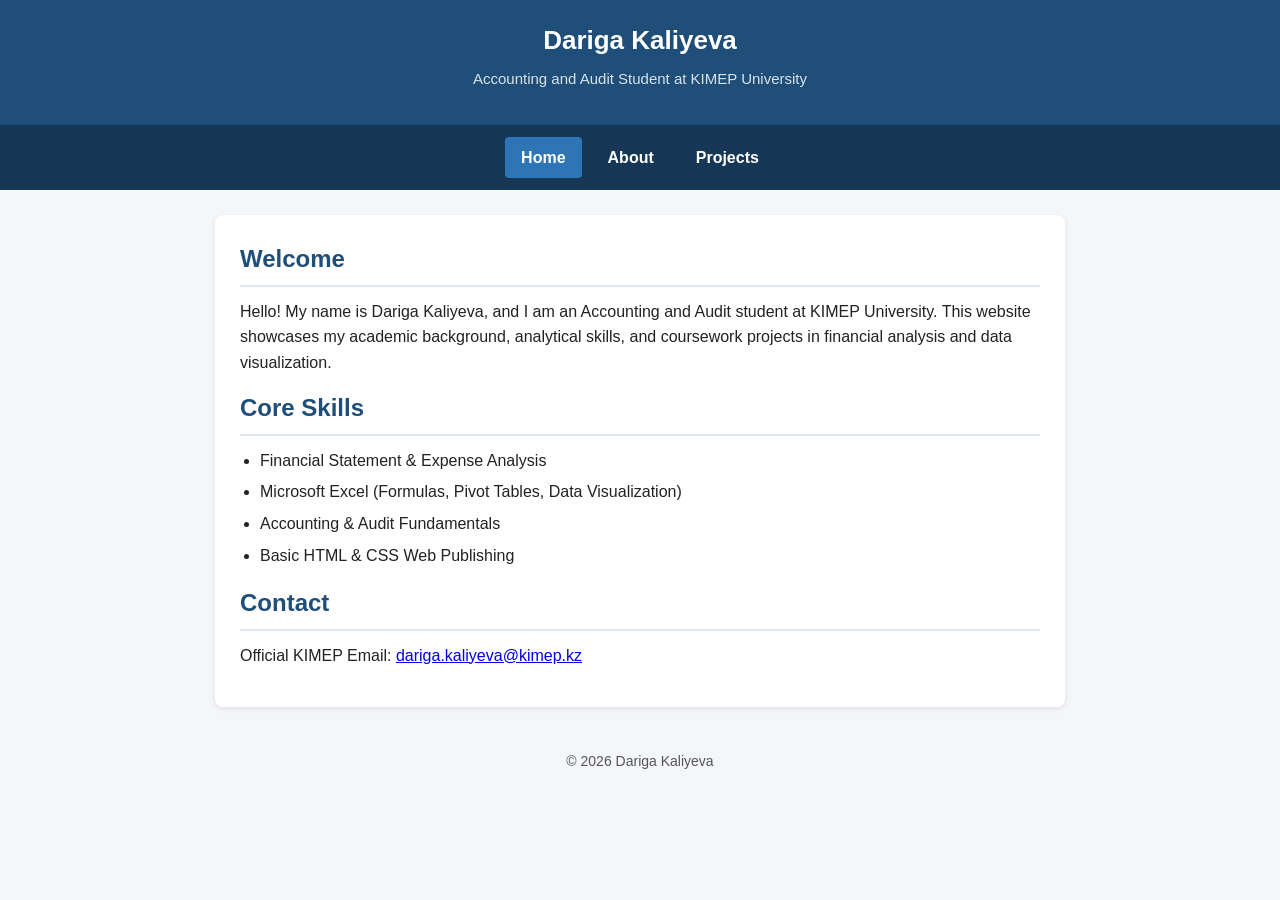
<file: index.html>
<!DOCTYPE html>
<html lang="en">
<head>
  <meta charset="UTF-8">
  <meta name="viewport" content="width=device-width, initial-scale=1.0">
  <title>Dariga Kaliyeva - Home</title>
  <link rel="stylesheet" href="style.css">
</head>
<body>
  <header>
    <h1>Dariga Kaliyeva</h1>
    <p>Accounting and Audit Student at KIMEP University</p>
  </header>

  <nav>
    <a href="index.html" class="active">Home</a>
    <a href="about.html">About</a>
    <a href="projects.html">Projects</a>
  </nav>

  <main>
    <h2>Welcome</h2>
    <p>Hello! My name is Dariga Kaliyeva, and I am an Accounting and Audit student at KIMEP University. This website showcases my academic background, analytical skills, and coursework projects in financial analysis and data visualization.</p>

    <h2>Core Skills</h2>
    <ul>
      <li>Financial Statement &amp; Expense Analysis</li>
      <li>Microsoft Excel (Formulas, Pivot Tables, Data Visualization)</li>
      <li>Accounting &amp; Audit Fundamentals</li>
      <li>Basic HTML &amp; CSS Web Publishing</li>
    </ul>

    <h2>Contact</h2>
    <p>Official KIMEP Email: <a href="mailto:dariga.kaliyeva@kimep.kz">dariga.kaliyeva@kimep.kz</a></p>
  </main>

  <footer>
    <p>&copy; 2026 Dariga Kaliyeva</p>
  </footer>
</body>
</html>
</file>
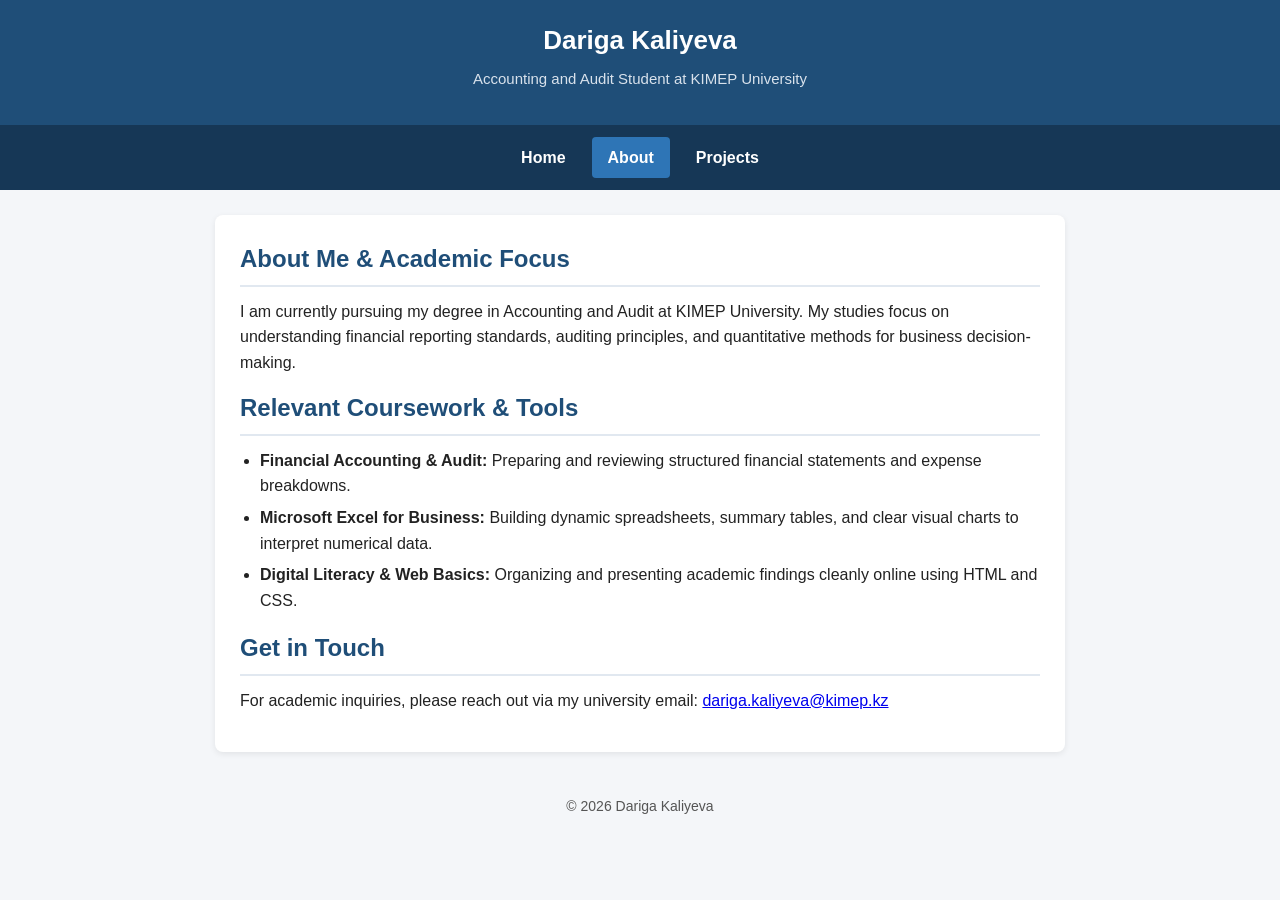
<file: about.html>
<!DOCTYPE html>
<html lang="en">
<head>
  <meta charset="UTF-8">
  <meta name="viewport" content="width=device-width, initial-scale=1.0">
  <title>Dariga Kaliyeva - About</title>
  <link rel="stylesheet" href="style.css">
</head>
<body>
  <header>
    <h1>Dariga Kaliyeva</h1>
    <p>Accounting and Audit Student at KIMEP University</p>
  </header>

  <nav>
    <a href="index.html">Home</a>
    <a href="about.html" class="active">About</a>
    <a href="projects.html">Projects</a>
  </nav>

  <main>
    <h2>About Me &amp; Academic Focus</h2>
    <p>I am currently pursuing my degree in Accounting and Audit at KIMEP University. My studies focus on understanding financial reporting standards, auditing principles, and quantitative methods for business decision-making.</p>

    <h2>Relevant Coursework &amp; Tools</h2>
    <ul>
      <li><strong>Financial Accounting &amp; Audit:</strong> Preparing and reviewing structured financial statements and expense breakdowns.</li>
      <li><strong>Microsoft Excel for Business:</strong> Building dynamic spreadsheets, summary tables, and clear visual charts to interpret numerical data.</li>
      <li><strong>Digital Literacy &amp; Web Basics:</strong> Organizing and presenting academic findings cleanly online using HTML and CSS.</li>
    </ul>

    <h2>Get in Touch</h2>
    <p>For academic inquiries, please reach out via my university email: <a href="mailto:dariga.kaliyeva@kimep.kz">dariga.kaliyeva@kimep.kz</a></p>
  </main>

  <footer>
    <p>&copy; 2026 Dariga Kaliyeva</p>
  </footer>
</body>
</html>
</file>
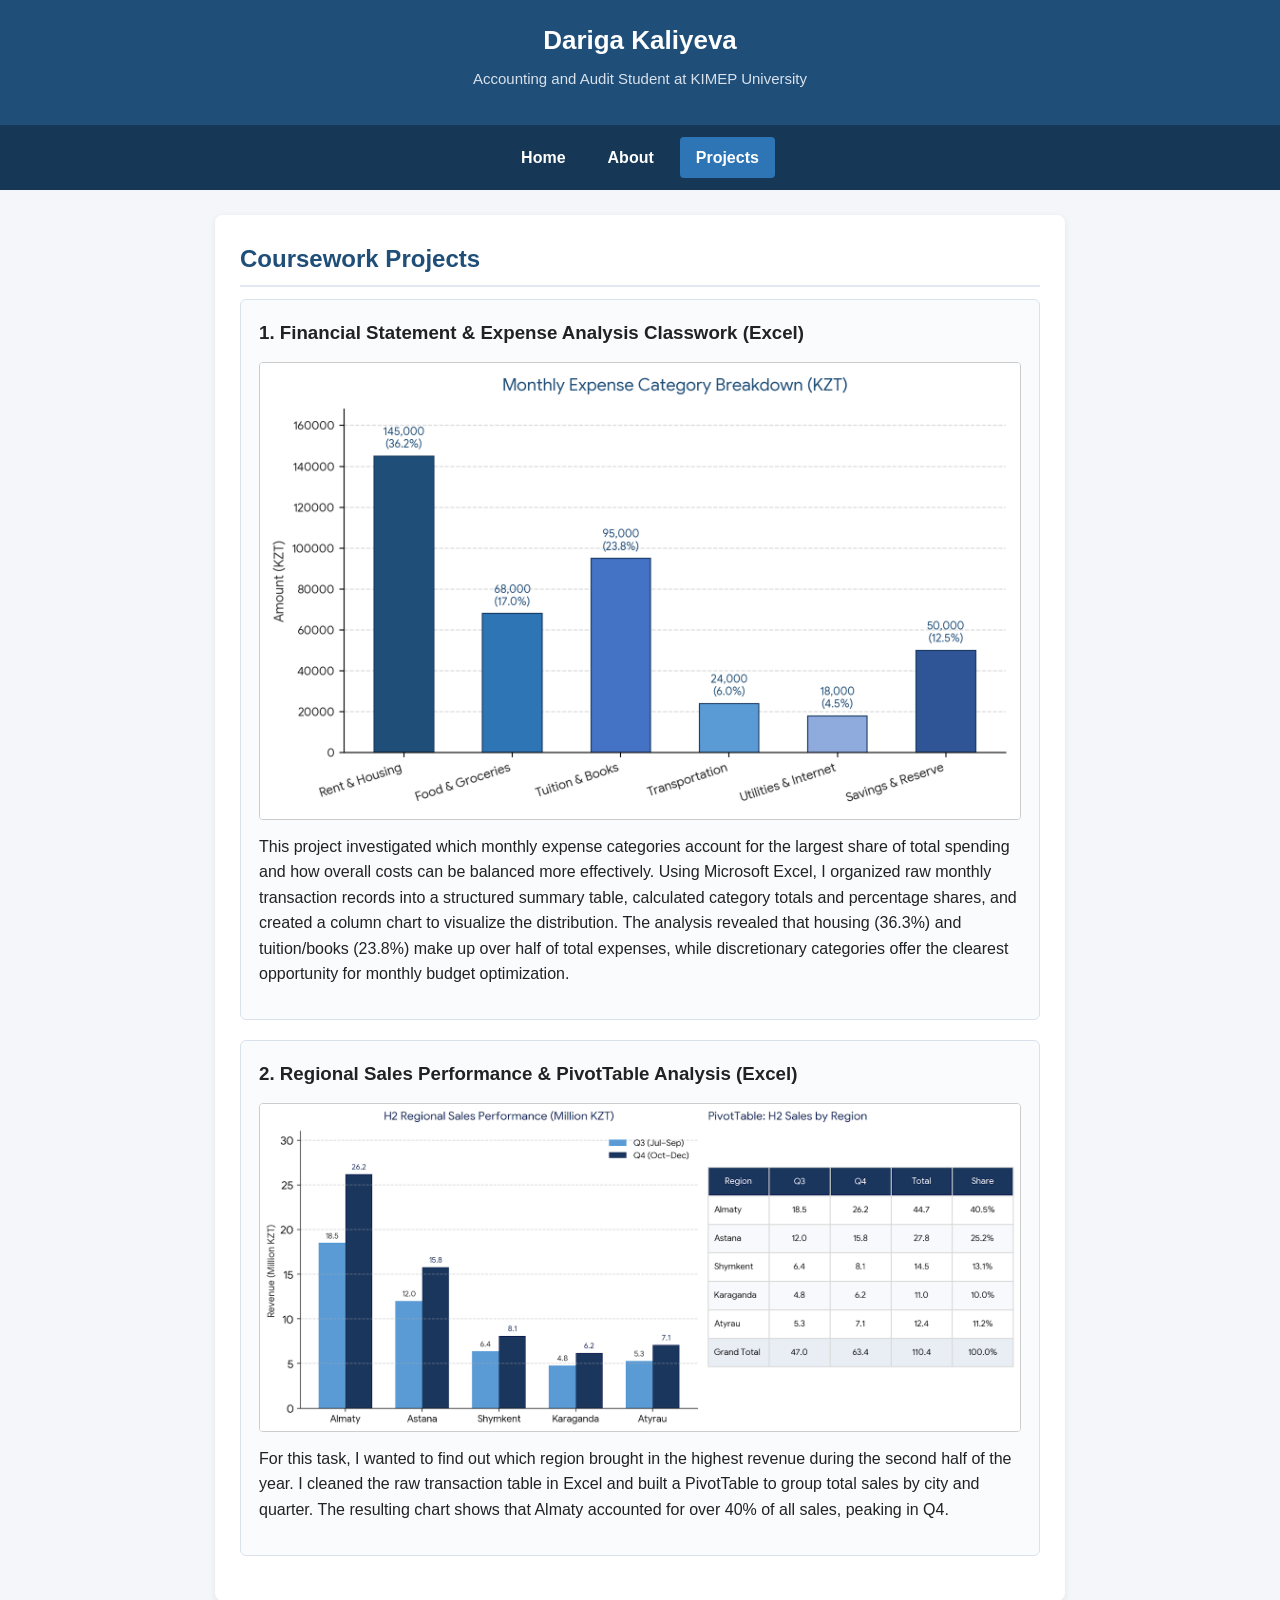
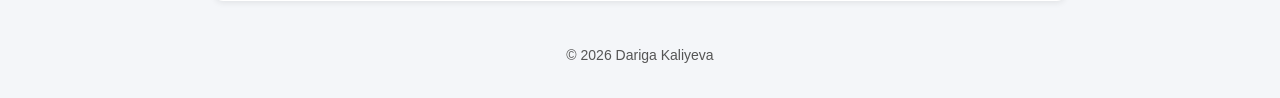
<file: projects.html>
<!DOCTYPE html>
<html lang="en">
<head>
  <meta charset="UTF-8">
  <meta name="viewport" content="width=device-width, initial-scale=1.0">
  <title>Dariga Kaliyeva - Projects</title>
  <link rel="stylesheet" href="style.css">
</head>
<body>
  <header>
    <h1>Dariga Kaliyeva</h1>
    <p>Accounting and Audit Student at KIMEP University</p>
  </header>

  <nav>
    <a href="index.html">Home</a>
    <a href="about.html">About</a>
    <a href="projects.html" class="active">Projects</a>
  </nav>

  <main>
    <h2>Coursework Projects</h2>

    <div class="project-card">
      <h3>1. Financial Statement & Expense Analysis Classwork (Excel)</h3>
      <img src="chart1.png" alt="Bar chart showing monthly expense categories in KZT from Excel analysis">
      <p>This project investigated which monthly expense categories account for the largest share of total spending and how overall costs can be balanced more effectively. Using Microsoft Excel, I organized raw monthly transaction records into a structured summary table, calculated category totals and percentage shares, and created a column chart to visualize the distribution. The analysis revealed that housing (36.3%) and tuition/books (23.8%) make up over half of total expenses, while discretionary categories offer the clearest opportunity for monthly budget optimization.</p>
    </div>

    <div class="project-card">
      <h3>2. Regional Sales Performance & PivotTable Analysis (Excel)</h3>
      <img src="chart2.png" alt="Bar chart and PivotTable comparing H2 regional sales in Kazakhstan">
      <p>For this task, I wanted to find out which region brought in the highest revenue during the second half of the year. I cleaned the raw transaction table in Excel and built a PivotTable to group total sales by city and quarter. The resulting chart shows that Almaty accounted for over 40% of all sales, peaking in Q4.</p>
    </div>
  </main>

  <footer>
    <p>© 2026 Dariga Kaliyeva</p>
  </footer>
</body>
</html>
</file>
<file: style.css>
* {
  box-sizing: border-box;
  margin: 0;
  padding: 0;
}

body {
  font-family: Arial, Helvetica, sans-serif;
  line-height: 1.6;
  color: #222222;
  background-color: #f4f6f9;
}

header {
  background-color: #1f4e78;
  color: #ffffff;
  padding: 20px 15px;
  text-align: center;
}

header h1 {
  font-size: 26px;
  margin-bottom: 5px;
}

header p {
  font-size: 15px;
  color: #d9e2ec;
}

nav {
  background-color: #163756;
  display: flex;
  justify-content: center;
  flex-wrap: wrap;
  gap: 10px;
  padding: 12px 10px;
}

nav a {
  color: #ffffff;
  text-decoration: none;
  font-weight: bold;
  padding: 8px 16px;
  border-radius: 4px;
}

nav a:hover,
nav a.active {
  background-color: #2e75b6;
}

main {
  max-width: 850px;
  margin: 25px auto;
  background-color: #ffffff;
  padding: 25px;
  border-radius: 8px;
  box-shadow: 0 2px 6px rgba(0, 0, 0, 0.08);
}

h2 {
  color: #1f4e78;
  margin-bottom: 12px;
  border-bottom: 2px solid #e1e8f0;
  padding-bottom: 6px;
}

p {
  margin-bottom: 14px;
}

ul {
  margin-left: 20px;
  margin-bottom: 16px;
}

li {
  margin-bottom: 6px;
}

.project-card {
  border: 1px solid #d9e2ec;
  border-radius: 6px;
  padding: 18px;
  margin-bottom: 20px;
  background-color: #fafbfd;
}

img {
  max-width: 100%;
  height: auto;
  display: block;
  margin: 14px auto;
  border: 1px solid #cccccc;
  border-radius: 4px;
}

footer {
  text-align: center;
  padding: 18px;
  color: #555555;
  font-size: 14px;
}
</file>
